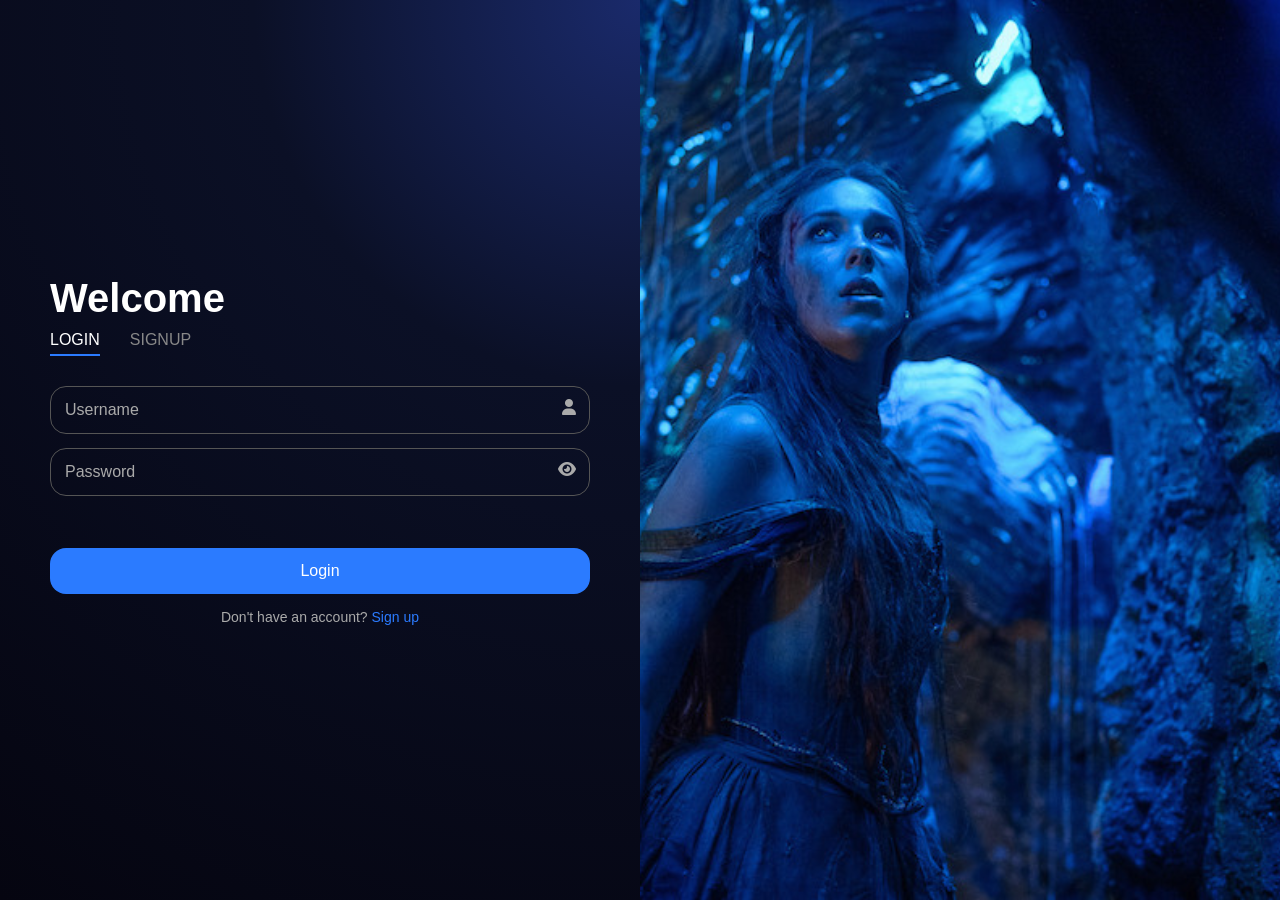
<file: login.html>
<!DOCTYPE html>
<html lang="en">
<head>
  <meta charset="UTF-8">
  <meta name="viewport" content="width=device-width, initial-scale=1.0">
  <title>Login</title>
  <link rel="stylesheet" href="auth.css">
  <link rel="stylesheet" href="https://cdnjs.cloudflare.com/ajax/libs/font-awesome/6.5.2/css/all.min.css" />
</head>
<body>
  <div class="auth-container">
    <div class="auth-left">
      <h1>Welcome</h1>
      <div class="tabs">
        <a href="login.html" class="active">LOGIN</a>
        <a href="signup.html">SIGNUP</a>
      </div>

      <!-- STEP 1 -->
      <div class="step active" id="loginStep1">
        <form id="loginForm">
          <div class="field">
            <input type="text" id="loginUsername" placeholder="Username" required>
            <span class="user-icon"><i class="fa-solid fa-user"></i></span>
          </div>

          <div class="field">
            <input type="password" id="loginPassword" placeholder="Password" required>
            <span class="eye" onclick="togglePassword('loginPassword', this)"><i class="fa-solid fa-eye"></i></span>
          </div>

          <p class="error" id="loginError"></p>
          <button type="button" class="btn" onclick="doLogin()">Login</button>

          <p class="small-link">
            Don't have an account? <a href="signup.html">Sign up</a>
          </p>
        </form>
      </div>

      <!-- STEP 2 -->
      <div class="step" id="loginStep2">
        <img id="loginAvatar" src="assets/profile-1.svg" class="final-avatar">
        <p id="loginUsernameShow"></p>
        <h2>You have successfully logged in</h2>
        <button class="btn" onclick="goToHome()">Start Watching</button>
      </div>
    </div>

    <div class="auth-right">
      <img src="assets/subtract.svg">
    </div>
  </div>
  <script src="login.js"></script>
</body>
</html>
</file>
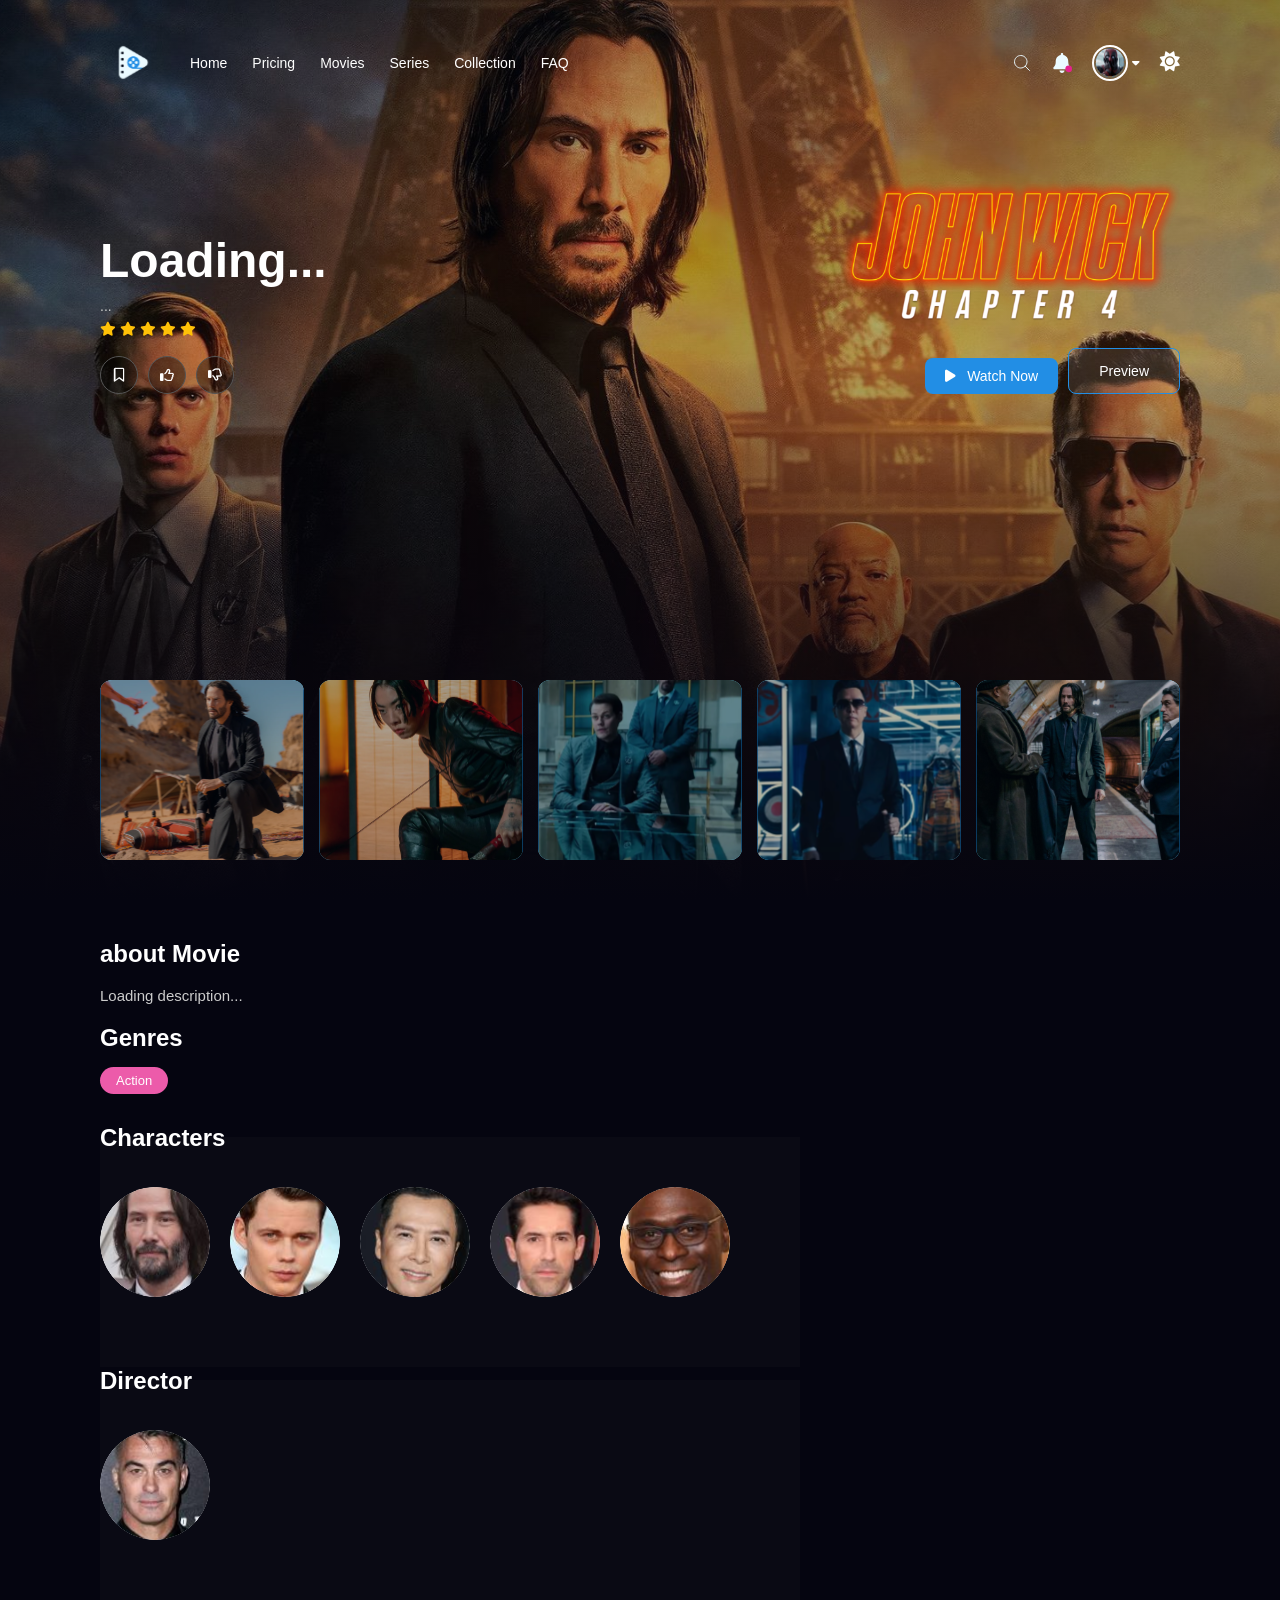
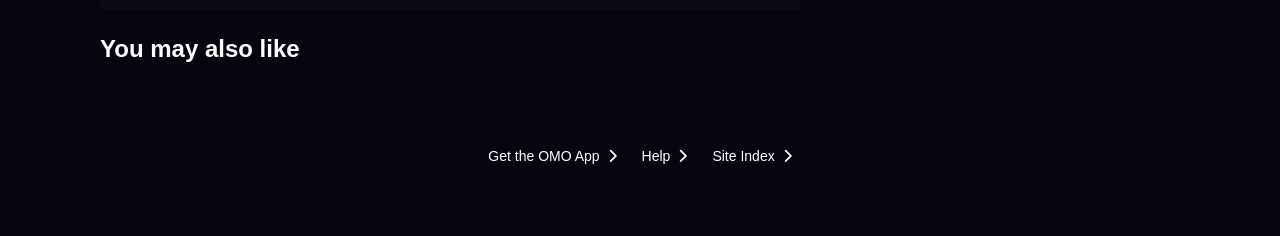
<file: movie-selected.html>
<!DOCTYPE html>
<html lang="en">
<head>
  <meta charset="UTF-8">
  <meta name="viewport" content="width=device-width, initial-scale=1.0">
  <title id="pageTitle">Movie</title>
  <link rel="stylesheet" href="style.css">
  <link rel="stylesheet" href="movie-selected.css">
  <link rel="stylesheet" href="https://cdnjs.cloudflare.com/ajax/libs/font-awesome/6.5.2/css/all.min.css" />
</head>
<body class="movie-page">

  <section class="movie-hero" id="movieHero">
    <nav class="movie-nav">
      <img class="light-logo" src="assets/logo-light-1.svg" alt="Logo">
      <div class="nav-bar" id="navBar">
        <button class="close-btn" id="closeBtn">
          <i class="fa-solid fa-xmark"></i>
        </button>
        <ul>
          <li><a href="index.html">Home</a></li>
          <li><a href="index.html#price">Pricing</a></li>
          <li><a href="movies.html">Movies</a></li>
          <li><a href="series.html">Series</a></li>
          <li><a href="collection.html">Collection</a></li>
          <li><a href="index.html#faq">FAQ</a></li>
        </ul>
      </div>
      <div class="hero-logos">
        <img src="assets/search-interaction.svg" alt="Search">
        <img src="assets/bell-notif.svg" alt="Notifications">

        <!-- PROFILE DROPDOWN - SAME FORMAT AS INDEX / COLLECTION, NO SETTINGS -->
        <div class="profile-wrapper">
            <img id="navAvatar" src="assets/profile-1.svg" alt="profile" class="nav-avatar">
            <i class="fa-solid fa-caret-down profile-caret"></i>

            <div id="profileDropdown" class="profile-dropdown hidden">
                <div class="dropdown-header">
                    <img id="dropdownAvatar" src="assets/profile-1.svg" alt="Profile">
                    <div>
                        <p id="dropdownName">My Profile</p>
                        <span>Manage your account</span>
                    </div>
                </div>

                <button id="changePicBtn" class="dropdown-item" type="button">
                    <i class="fa-solid fa-camera"></i> Change Profile Picture
                </button>
                <input type="file" id="profilePicInput" accept="image/*" hidden>

                <button id="myProfileBtn" class="dropdown-item" type="button">
                    <i class="fa-solid fa-user"></i> My Profile
                </button>

                <hr>
                <button id="logoutBtn" class="dropdown-item logout" type="button">
                    <i class="fa-solid fa-right-from-bracket"></i> Log Out
                </button>
            </div>
        </div>

        <button id="themeToggle" style="background:none; border:none; cursor:pointer; font-size:20px; color:white;">
            <i id="themeIcon" class="fa-solid fa-sun"></i>
        </button>
      </div>
      <button class="hamburger" id="hamburger">
        <i class="fa-solid fa-bars"></i>
      </button>
    </nav>

    <div class="movie-hero-content">
      <div class="hero-left">
        <h1 id="movieTitle">Loading...</h1>
        <p class="movie-meta" id="movieMeta">...</p>
        <p class="movie-stars">
          <i class="fa-solid fa-star"></i>
          <i class="fa-solid fa-star"></i>
          <i class="fa-solid fa-star"></i>
          <i class="fa-solid fa-star"></i>
          <i class="fa-solid fa-star"></i>
        </p>
        <div class="movie-icons">
          <button class="icon-btn"><i class="fa-regular fa-bookmark"></i></button>
          <button class="icon-btn"><i class="fa-regular fa-thumbs-up"></i></button>
          <button class="icon-btn"><i class="fa-regular fa-thumbs-down"></i></button>
        </div>
      </div>

      <div class="hero-right">
        <img src="assets/jw4-logo.svg" class="jw-logo" alt="" id="movieLogo">
        <div class="movie-buttons">
          <button class="btn-watch" id="watchBtn"><i class="fa-solid fa-play"></i> Watch Now</button>
          <button class="btn-preview" id="previewBtn">Preview</button>
        </div>
      </div>
    </div>

    <div class="scenes">
      <img src="assets/scene-1.svg" alt="Scene 1">
      <img src="assets/scene-2.svg" alt="Scene 2">
      <img src="assets/scene-3.svg" alt="Scene 3">
      <img src="assets/scene-4.svg" alt="Scene 4">
      <img src="assets/scene-5.svg" alt="Scene 5">
    </div>
  </section>

  <section class="about">
    <h1 id="aboutTitle">about Movie</h1>
    <p id="movieDesc">Loading description...</p>
    <h1>Genres</h1>
    <div class="genres" id="movieGenres">
      <span class="genre">Action</span>
    </div>
    <h1>Characters</h1>
    <div class="characters">
      <img src="assets/character-8.svg" alt="">
      <img src="assets/character-9.svg" alt="">
      <img src="assets/character-10.svg" alt="">
      <img src="assets/character-11.svg" alt="">
      <img src="assets/character-12.svg" alt="">
    </div>
    <h1>Director</h1>
    <div class="characters">
      <img src="assets/director.svg" alt="Director">
    </div>
  </section>

  <section class="suggestion">
    <div class="section-top"><h1 id="suggestTitle">You may also like</h1></div>
    <div class="suggestion-grid" id="suggestionGrid"></div>
  </section>

  <footer class="movie-footer">
    <div class="footer-links">
      <a href="#">Get the OMO App <i class="fa-solid fa-chevron-right"></i></a>
      <a href="#">Help <i class="fa-solid fa-chevron-right"></i></a>
      <a href="#">Site Index <i class="fa-solid fa-chevron-right"></i></a>
    </div>
  </footer>

  <script src="script.js"></script>
  <script src="movie_db.js"></script>
    <script>
      const params = new URLSearchParams(window.location.search);
      const movieIndex = parseInt(params.get('movie')) || 0;
      const type = params.get('type') || 'movie';

      document.addEventListener('dataReady', () => {
        let list = movies;
        if(type === 'series') list = series;
        if(type === 'kids') list = kids;
        if(type === 'trending') list = trending;

        const movie = list[movieIndex] || list[0];
        if(!movie) return;

        document.getElementById('pageTitle').textContent = movie.title;
        document.getElementById('movieTitle').textContent = movie.title;
        document.getElementById('aboutTitle').textContent = 'about ' + movie.title;
        document.getElementById('movieDesc').textContent = movie.description || 'No description';
        document.getElementById('movieMeta').textContent = (movie.year||'') + ' • ' + (movie.rating||'') + ' • ' + (movie.genre||'');
        document.getElementById('movieGenres').innerHTML = `<span class="genre">${movie.genre || movie.category}</span>`;

        if(movie.thumbnails || movie.cover){
          document.getElementById('movieHero').style.backgroundImage = `url(${movie.thumbnails || movie.cover})`;
          document.getElementById('movieHero').style.backgroundSize = 'cover';
          document.getElementById('movieHero').style.backgroundPosition = 'center';
        }

        document.getElementById('watchBtn').onclick = () => window.open(movie.url, '_blank');
        document.getElementById('previewBtn').onclick = () => window.open(movie.url, '_blank');

        const grid = document.getElementById('suggestionGrid');
        grid.innerHTML = '';
        list.slice(0,6).forEach((m,i)=>{
          if(i!==movieIndex) grid.innerHTML += `<div class="suggestion-card"><a href="movie-selected.html?movie=${i}&type=${type}"><img src="${m.cover}" alt="${m.title}"></a></div>`;
        });
      });
    </script>
  <script>
    const savedSelected = JSON.parse(localStorage.getItem('movieUser') || 'null');
    if (savedSelected) {
      const navAvatar = document.getElementById('navAvatar');
      const dropdownAvatar = document.getElementById('dropdownAvatar');
      const dropdownName = document.getElementById('dropdownName');
      const pic = savedSelected.avatar || localStorage.getItem('userProfilePic');
      if (pic) {
        if (navAvatar) navAvatar.src = pic;
        if (dropdownAvatar) dropdownAvatar.src = pic;
      }
      if (savedSelected.name && dropdownName) dropdownName.textContent = savedSelected.name;
      if (savedSelected.email && dropdownName && !savedSelected.name) dropdownName.textContent = savedSelected.email;
    }
  </script>
</body>
</html>
</file>
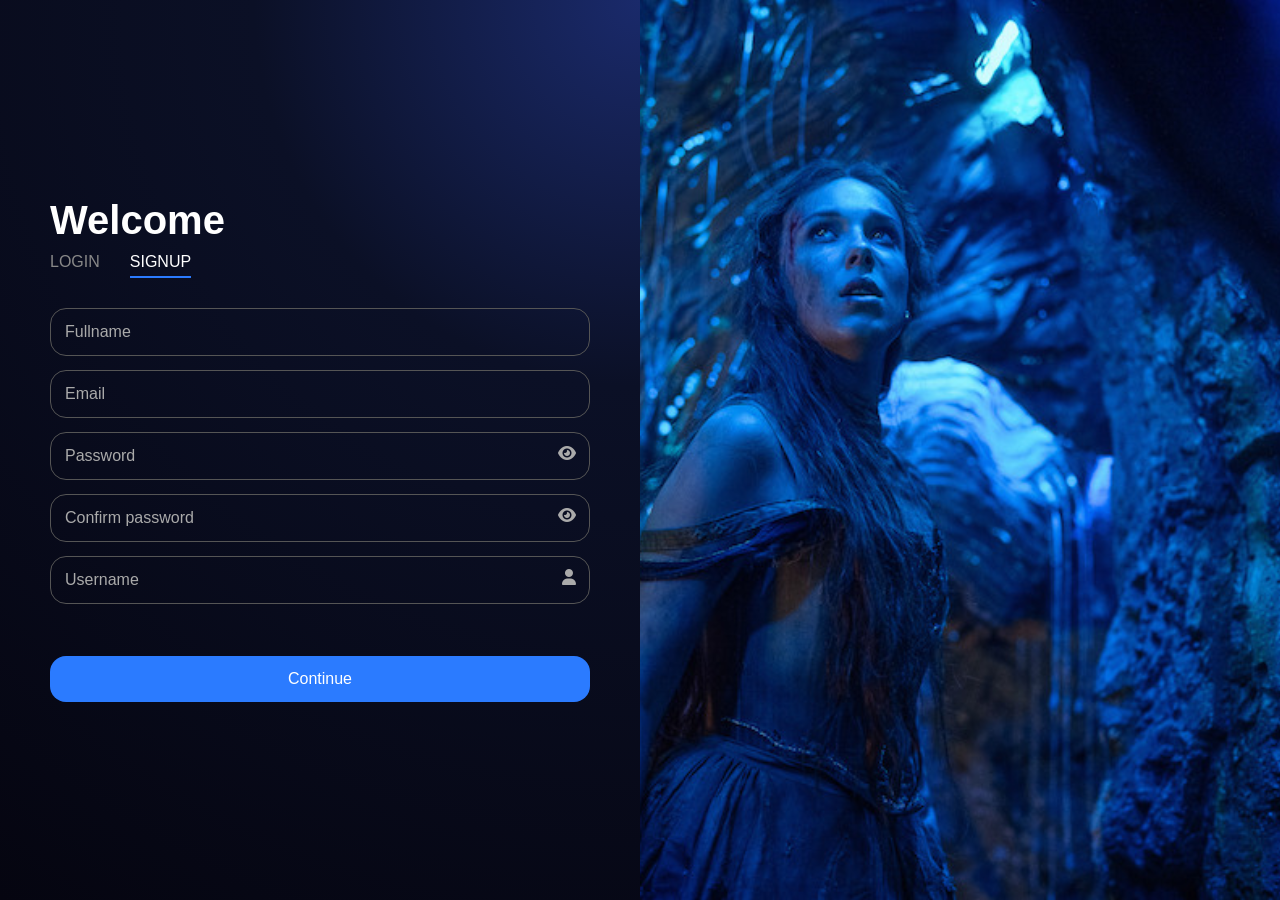
<file: signup.html>
<!DOCTYPE html>
<html lang="en">
<head>
  <meta charset="UTF-8">
  <meta name="viewport" content="width=device-width, initial-scale=1.0">
  <title>Sign Up</title>
  <link rel="stylesheet" href="auth.css">
  <link rel="stylesheet" href="https://cdnjs.cloudflare.com/ajax/libs/font-awesome/6.5.2/css/all.min.css" />
</head>
<body>
  <div class="auth-container">
    <div class="auth-left">
      <h1>Welcome</h1>
      <div class="tabs">
        <a href="login.html">LOGIN</a>
        <a href="signup.html" class="active">SIGNUP</a>
      </div>

      <!-- STEP 1 -->
      <div class="step active" id="step1">
        <form id="signupForm">
          <input type="text" id="fullname" placeholder="Fullname" required>
          <input type="email" id="email" placeholder="Email" required>

          <div class="field">
            <input type="password" id="password" placeholder="Password" required>
            <span class="eye" onclick="togglePassword('password', this)"><i class="fa-solid fa-eye"></i></span>
          </div>

          <div class="field">
            <input type="password" id="confirmPassword" placeholder="Confirm password" required>
            <span class="eye" onclick="togglePassword('confirmPassword', this)"><i class="fa-solid fa-eye"></i></span>
          </div>

          <div class="field">
            <input type="text" id="username" placeholder="Username" required>
            <span class="user-icon"><i class="fa-solid fa-user"></i></span>
          </div>

          <p class="error" id="errorMsg"></p>
          <button type="button" class="btn" onclick="goToProfile()">Continue</button>
        </form>
      </div>

      <!-- STEP 2 -->
      <div class="step" id="step2">
        <h2 id="greeting">Hi</h2>

        <div class="top-preview" id="topPreview">
          <i class="fa-solid fa-user"></i>
        </div>

        <p class="subtitle">choose your profile</p>

        <div class="profile-grid-figma">
          <img src="assets/profile-1.svg" onclick="selectProfile(this)">
          <img src="assets/profile-2.svg" onclick="selectProfile(this)">
          <img src="assets/profile-3.svg" onclick="selectProfile(this)">
          <img src="assets/profile-4.svg" onclick="selectProfile(this)">
          <img src="assets/profile-5.svg" onclick="selectProfile(this)">
          <img src="assets/profile-6.svg" onclick="selectProfile(this)">
          <img src="assets/profile-7.svg" onclick="selectProfile(this)">
          <img src="assets/profile-8.svg" onclick="selectProfile(this)">
          <img src="assets/profile-9.svg" onclick="selectProfile(this)">
          <label class="upload-box">
            <i class="fa-solid fa-image"></i>
            <input type="file" accept="image/*" hidden onchange="uploadAvatar(event)">
          </label>
        </div>

        <button class="btn-confirm" onclick="finishSignup()">Confirm</button>
      </div>

      <!-- STEP 3 -->
      <div class="step" id="step3">
        <img id="finalAvatar" src="assets/profile-1.svg" class="final-avatar">
        <p id="finalUsername"></p>
        <h2>Your account has been successfully created</h2>
        <button class="btn" onclick="goToHome()">Start Watching</button>
      </div>
    </div>

    <div class="auth-right">
      <img src="assets/subtract.svg">
    </div>
  </div>
  <script src="auth.js"></script>
</body>
</html>
</file>
<file: auth.css>
* {
  margin: 0;
  padding: 0;
  box-sizing: border-box;
  font-family: "Lato", sans-serif;
}

body {
  background: radial-gradient(
      circle at 50% 0%,
      #1a2a6b 0%,
      #0b1026 35%,
      #050510 100%
    );
  background-attachment: fixed;
  font-family: "Lato", sans-serif;
  color: white;
  padding: 0;
}

.auth-container {
  display: flex;
  min-height: 100vh;
}

.auth-left {
  width: 50%;
  padding: 50px;
  display: flex;
  flex-direction: column;
  justify-content: center;
}

.auth-left h1 {
  font-size: 40px;
  margin-bottom: 10px;
}

.tabs {
  display: flex;
  gap: 30px;
  margin-bottom: 30px;
}

.tabs a {
  color: #888;
  text-decoration: none;
}

.tabs a.active {
  color: white;
  border-bottom: 2px solid #2b7bff;
  padding-bottom: 5px;
}

.step {
  display: none;
}

.step.active {
  display: block;
}

input {
  width: 100%;
  padding: 14px;
  margin-bottom: 14px;
  background: transparent;
  border: 1px solid #555;
  border-radius: 16px;
  color: white;
  outline: none;
  font-size: 16px;
}

input::placeholder {
  color: #aaa;
}

input:-webkit-autofill {
  -webkit-box-shadow: 0 0 0 1000px #050510 inset;
  -webkit-text-fill-color: white;
}

.btn {
  width: 100%;
  padding: 14px;
  border: none;
  border-radius: 16px;
  background: #2b7bff;
  color: white;
  font-size: 16px;
  cursor: pointer;
  margin-top: 10px;
}

.error {
  color: #ff6b6b;
  font-size: 14px;
  margin-bottom: 10px;
  min-height: 18px;
}

.field {
  position: relative;
  width: 100%;
}

.field input {
  padding-right: 45px;
}

.field .user-icon {
  position: absolute;
  right: 14px;
  top: 22px;
  transform: translateY(-50%);
  pointer-events: none;
  font-size: 16px;
  color: #aaa;
}

.field .eye {
  position: absolute;
  right: 14px;
  top: 22px;
  transform: translateY(-50%);
  cursor: pointer;
  font-size: 16px;
  color: #aaa;
}

.auth-right {
  width: 50%;
}

.auth-right img {
  width: 100%;
  height: 100%;
  object-fit: cover;
  display: block;
}

/* STEP 2 */
#step2 {
  text-align: center;
}

#step2 h2 {
  font-size: 28px;
  margin-bottom: 15px;
}

.subtitle {
  color: #aaa;
  margin-bottom: 20px;
}

.top-preview {
  width: 140px;
  height: 140px;
  border-radius: 50%;
  background: #2b7bff;
  display: flex;
  align-items: center;
  justify-content: center;
  margin: 0 auto 20px;
  font-size: 50px;
  color: white;
  overflow: hidden;
}

.top-preview img {
  width: 100%;
  height: 100%;
  object-fit: cover;
}

.profile-grid-figma {
  display: grid;
  grid-template-columns: repeat(5, 1fr);
  gap: 18px;
  margin-bottom: 25px;
}

.profile-grid-figma img {
  width: 100%;
  aspect-ratio: 1;
  object-fit: cover;
  border-radius: 50%;
  cursor: pointer;
  border: 3px solid transparent;
}

.profile-grid-figma img.selected {
  border-color: #2b7bff;
  box-shadow: 0 0 15px #2b7bff;
}

.upload-box {
  width: 100%;
  aspect-ratio: 1;
  border-radius: 50%;
  background: #2b7bff;
  display: flex;
  align-items: center;
  justify-content: center;
  font-size: 28px;
  cursor: pointer;
  color: white;
}

.btn-confirm {
  padding: 10px 35px;
  border: none;
  border-radius: 12px;
  background: #2b7bff;
  color: white;
  font-size: 14px;
  cursor: pointer;
}

.final-avatar {
  width: 120px;
  height: 120px;
  border-radius: 50%;
  object-fit: cover;
  display: block;
  margin: 0 auto 10px;
}

#step3 {
  text-align: center;
}

.auth-container.profile-mode .auth-right {
  display: none;
}

.auth-container.profile-mode .auth-left {
  width: 100%;
  max-width: 700px;
  margin: 0 auto;
  padding: 40px;
}

.auth-container.profile-mode {
  justify-content: center;
}

.small-link {
  text-align: center;
  margin-top: 15px;
  color: #aaa;
  font-size: 14px;
}

.small-link a {
  color: #2b7bff;
  text-decoration: none;
}

#loginStep2 {
  text-align: center;
}

#loginStep2 h2 {
  margin-top: 10px;
  margin-bottom: 10px;
}

#loginUsernameShow {
  margin-bottom: 10px;
  color: #aaa;
}

@media (max-width: 1024px) {
  .auth-left {
    padding: 32px;
  }
  .auth-left h1 {
    font-size: 34px;
  }
  .profile-grid-figma {
    grid-template-columns: repeat(4, 1fr);
    gap: 14px;
  }
}

@media (max-width: 768px) {
  .auth-container {
    flex-direction: column;
    min-height: 100svh;
  }

  .auth-right {
    display: none;
  }

  .auth-left {
    width: 100%;
    padding: 28px 20px;
    justify-content: flex-start;
    padding-top: 48px;
  }

  .auth-left h1 {
    font-size: 32px;
  }

  .tabs {
    gap: 24px;
    margin-bottom: 24px;
  }

  .top-preview {
    width: 110px;
    height: 110px;
    font-size: 40px;
  }

  .profile-grid-figma {
    grid-template-columns: repeat(3, 1fr);
    gap: 14px;
  }

  .btn-confirm {
    width: 100%;
    padding: 14px;
    font-size: 16px;
    border-radius: 16px;
  }

  .auth-container.profile-mode .auth-left {
    padding: 28px 20px;
    padding-top: 40px;
  }
}

@media (max-width: 480px) {
  .auth-left {
    padding: 24px 16px;
    padding-top: 36px;
  }

  .auth-left h1 {
    font-size: 28px;
  }

  #step2 h2 {
    font-size: 22px;
  }

  .profile-grid-figma {
    gap: 10px;
  }

  .final-avatar {
    width: 100px;
    height: 100px;
  }
}

@media (max-width: 375px) {
  .auth-left {
    padding: 20px 14px;
    padding-top: 28px;
  }

  .auth-left h1 {
    font-size: 26px;
  }

  .tabs {
    gap: 20px;
  }

  input, .btn {
    padding: 13px;
    font-size: 16px;
  }

  .top-preview {
    width: 100px;
    height: 100px;
    font-size: 36px;
  }

  .profile-grid-figma {
    grid-template-columns: repeat(3, 1fr);
    gap: 10px;
  }

  #step2 h2 {
    font-size: 21px;
  }
}

@media (max-width: 320px) {
  body {
    overflow-x: hidden;
  }

  .auth-left {
    padding: 16px 12px;
    padding-top: 22px;
  }

  .auth-left h1 {
    font-size: 24px;
  }

  .tabs {
    gap: 16px;
    font-size: 14px;
  }

  input {
    padding: 12px;
    border-radius: 14px;
  }

  .top-preview {
    width: 90px;
    height: 90px;
    font-size: 32px;
    margin-bottom: 14px;
  }

  .profile-grid-figma {
    gap: 8px;
    margin-bottom: 18px;
  }

  .profile-grid-figma img {
    border-width: 2px;
  }

  .final-avatar {
    width: 90px;
    height: 90px;
  }

  .btn-confirm {
    padding: 12px;
  }
}
</file>
<file: style.css>
*{
  margin: 0;
  padding: 0;
  box-sizing: border-box;
}
html,body{
  overflow-x: hidden;
}
body {
  background: radial-gradient(
      circle at 50% 0%,
      #1a2a6b 0%,
      #0b1026 35%,
      #050510 100%
    );
  background-attachment: fixed;
  font-family: "Lato", sans-serif;
  color: white;
}

.hero-section{
    position: relative;
    height: 720px;
    width: 100%;
}
.bg-img{
  position: absolute;
  width: 100%;
  height: 100%;
  object-fit: cover;
}
.gradient{
  position: absolute;
  width: 100%;
  height: 100%;
}

.witcher-logo {
  position: absolute;
  left: 5%;
  top: 100px;
  width: 150px;
}
nav{
    position: relative;
    z-index: 10;
    display: flex;
    align-items: center;
    justify-content: space-between;
    padding-left: 100px;
    padding-right: 100px;
}
.hamburger {
  display: none;
  background: none;
  border: none;
  color: #fff;
  font-size: 24px;
  cursor: pointer;
}
.close-btn{
  display: none;
}
.light-logo{
    height: 85px;
    width: 85px;
}
nav ul{
    margin-right: 200px;
    display: flex;
    gap: 25px;
    align-items: center;
    font-size: 16px;
}
nav ul li{
    list-style: none;
}
nav ul li a{
    text-decoration: none;
    color:  white;   
}
nav ul li a:hover{
    text-decoration: underline blue;
    transition: 0.5s;  
}
.hero-logos{
    display: flex;
    gap: 20px;
    align-items: center;
}
.hero-logos img{
    height: 24px;
    width: 24px;
}

/* ===== PROFILE DROPDOWN ===== */
.profile-wrapper{
  position: relative;
  display: flex;
  align-items: center;
  gap: 4px;
  cursor: pointer;
}
.nav-avatar{
  width: 36px !important;
  height: 36px !important;
  border-radius: 50%;
  object-fit: cover;
  cursor: pointer;
  border: 2px solid #fff;
}
.profile-caret{
  font-size: 12px;
  color: #fff;
  transition: transform 0.3s;
}
.profile-wrapper.open .profile-caret{
  transform: rotate(180deg);
}
.profile-dropdown{
  position: absolute;
  right: 0;
  top: 48px;
  width: 250px;
  background: #141428;
  border: 1px solid rgba(255,255,255,0.12);
  border-radius: 14px;
  padding: 12px;
  box-shadow: 0 15px 40px rgba(0,0,0,0.5);
  z-index: 9999;
  color: #fff;
}
.profile-dropdown.hidden{ display: none; }
.dropdown-header{
  display: flex;
  gap: 12px;
  align-items: center;
  padding: 6px 6px 12px 6px;
  border-bottom: 1px solid rgba(255,255,255,0.1);
  margin-bottom: 8px;
}
.dropdown-header img{
  width: 48px !important;
  height: 48px !important;
  border-radius: 50%;
  object-fit: cover;
  border: 2px solid #228EE5;
}
.dropdown-header p{
  margin: 0;
  font-weight: 700;
  font-size: 15px;
  color: #fff !important;
  white-space: nowrap;
  overflow: hidden;
  text-overflow: ellipsis;
  max-width: 140px;
}
.dropdown-header span{
  font-size: 12px;
  color: #aaa;
}
.dropdown-item{
  width: 100%;
  text-align: left;
  background: none;
  border: none;
  color: #fff;
  padding: 11px 10px;
  border-radius: 8px;
  cursor: pointer;
  font-size: 14px;
  font-family: "Lato", sans-serif;
  display: flex;
  align-items: center;
  gap: 12px;
}
.dropdown-item i{
  width: 18px;
  text-align: center;
  color: #228EE5;
}
.dropdown-item:hover{ background: rgba(255,255,255,0.08); }
.dropdown-item.logout{ color: #ff5a5a; }
.dropdown-item.logout i{ color: #ff5a5a; }
.profile-dropdown hr{
  border: 0;
  border-top: 1px solid rgba(255,255,255,0.1);
  margin: 8px 0;
}

.hero-content{
  position: absolute;
  left: 60px;
  top: 400px;
  width: 550px;
  z-index: 3;
}

.hero-content h2 {
  font-size: 38px;
  font-weight: 700;
  margin-bottom: 12px;
}
.hero-content p{
  font-size: 14px;
  margin-bottom: 10px;
}
.hero-content-button{
  display: flex;
  gap: 10px;
}
.btn-watch{
  background: #228EE5;
  margin-top: 10px;
  color: white;
  border: none;
  padding: 10px 18px;
  border-radius: 26px;
  font-size: 14px;
  cursor: pointer;
  display: flex;
  justify-content: center;
  align-items: center;
  gap: 5px;
}
.btn-watch:hover{
  background: transparent;
  border: 1px solid #228EE5;
}

.btn-info{
  margin-top: 10px;
  background: transparent;
  color: white;
  border: 1px solid #228EE5;
  padding: 10px 18px;
  border-radius: 26px;
  font-size: 14px;
  cursor: pointer;
  display: flex;
  gap: 5px;
}
.btn-info:hover{
  background: #228EE5;
  border: transparent;
}
.films-poster{
  position: absolute;
  right: 60px;
  bottom: 40px;
  width: 550px;
  height: 174px;
  z-index: 3;
}

/* Trends Section */
.trends {
  background: #0a0a14;
  color: #fff;
  padding: 40px 60px;
}

.trends-top {
  display: flex;
  justify-content: space-between;
  align-items: center;
  margin-bottom: 20px;
}

.trends-top h2 {
  font-size: 28px;
  margin: 0;
}

.trends-top a {
  color: #4da3ff;
  text-decoration: none;
  font-size: 14px;
}

.trends-grid {
  display: grid;
  grid-template-columns: repeat(6, 1fr);
  gap: 16px;
}

.trend-card {
  position: relative;
  border-radius: 12px;
  overflow: hidden;
  aspect-ratio: 2 / 3;
  background: #1a1a26;
  cursor: pointer;
}

.trend-card img {
  width: 100%;
  height: 100%;
  object-fit: cover;
  display: block;
}

.trend-card button {
  position: absolute;
  top: 10px;
  left: 10px;
  width: 28px;
  height: 28px;
  border-radius: 50%;
  border: none;
  background: rgba(0,0,0,0.6);
  color: #fff;
  font-size: 18px;
  cursor: pointer;
}

/* Movies Section */
.movies {
  background: #0a0a14;
  color: #fff;
  padding: 40px 60px;
}

.movies-top {
  display: flex;
  justify-content: space-between;
  align-items: center;
  margin-bottom: 20px;
}

.movies-top h2 {
  font-size: 28px;
  margin: 0;
}

.movies-top a {
  color: #4da3ff;
  text-decoration: none;
  font-size: 14px;
}

.movies-filters {
  display: flex;
  align-items: center;
  gap: 27px;
  margin-bottom: 20px;
  overflow-x: auto;
}

.movies-filters .genre.active {
  background: white;
  color: black;
}
.genre {
  padding: 6px 16px;
  border-radius: 20px;
  border: none;
  background: #1c1c28;
  color: #fff;
  white-space: nowrap;
  cursor: pointer;
}
.genre:hover{
  background: #EC5BAA;
  color: #fff;
}
.arrow {
  width: 30px;
  height: 30px;
  border-radius: 50%;
  border: none;
  background: #1c1c28;
  color: #fff;
  font-size: 20px;
  cursor: pointer;
  flex-shrink: 0;
}

.movies-grid {
  display: grid;
  grid-template-columns: repeat(6, 1fr);
  gap: 16px;
}

.movie-card {
  position: relative;
  border-radius: 12px;
  overflow: hidden;
  aspect-ratio: 2 / 3;
  background: #1a1a26;
  cursor: pointer;
}

.movie-card img {
  width: 100%;
  height: 100%;
  object-fit: cover;
  display: block;
}

.movie-card button {
  position: absolute;
  top: 10px;
  left: 10px;
  width: 28px;
  height: 28px;
  border-radius: 50%;
  border: none;
  background: rgba(0,0,0,0.6);
  color: #fff;
  font-size: 18px;
  cursor: pointer;
}

/* Golden-globe */
.golden-globe {
  position: relative;
  display: flex;
  align-items: center;
  justify-content: space-between;
  overflow: hidden;
  padding: 50px 60px 90px 60px;
  gap: 20px;
  background: #0a0a14;
  box-sizing: border-box;
}

.golden-bg-blur {
  position: absolute;
  inset: 12px 0;
  background: #DAA521;
  filter: blur(6px);
  opacity: 0.95;
  z-index: 0;
}

.golden-left, .golden-right {
  position: relative;
  z-index: 2;
}

.golden-left {
  display: flex;
  flex: 1;
}

.globe-icon {
  width: 100%;
  max-width: 500px;
  height: auto;
  display: block;
}

.left-blur {
  position: absolute;
  left: -20px;
  top: 0;
  bottom: 0;
  width: 180px;
  backdrop-filter: blur(12px);
  -webkit-backdrop-filter: blur(12px);
  background: linear-gradient(to right, rgba(218,165,33,0.7), rgba(218,165,33,0));
  -webkit-mask-image: linear-gradient(to right, black 0%, transparent 100%);
  mask-image: linear-gradient(to right, black 0%, transparent 100%);
  pointer-events: none;
}

.golden-right {
  display: flex;
  flex: 1.2;
  justify-content: flex-end;
}

.golden-poster {
  width: 100%;
  max-width: 700px;
  height: auto;
  display: block;
}

.golden-banner {
  position: absolute;
  left: 50%;
  bottom: 35px;
  transform: translateX(-50%);
  width: 80%;
  max-width: 820px;
  text-align: center;
  background: rgba(53, 50, 50, 0.21);
  backdrop-filter: blur(18px) saturate(140%);
  -webkit-backdrop-filter: blur(18px) saturate(140%);
  border: 1px solid rgba(255, 255, 255, 0.35);
  box-shadow: 0 8px 32px rgba(0, 0, 0, 0.25);
  color: #fff;
  padding: 18px 20px;
  border-radius: 40px;
  white-space: nowrap;
  z-index: 10;
}

.golden-banner p {
  margin: 0;
  font-size: 28px;
  font-weight: 600;
  text-shadow: 0 1px 5px rgba(0, 0, 0, 0.4);
}

/* Series Section */
.series {
  background: #0a0a14;
  color: #fff;
  padding: 40px 60px;
}

.series-top {
  display: flex;
  justify-content: space-between;
  align-items: center;
  margin-bottom: 20px;
}

.series-top h2 {
  font-size: 28px;
  margin: 0;
}

.series-top a {
  color: #4da3ff;
  text-decoration: none;
  font-size: 14px;
}

.series-filters {
  display: flex;
  align-items: center;
  gap: 27px;
  margin-bottom: 20px;
  overflow-x: auto;
}

.genre {
  padding: 6px 16px;
  border-radius: 20px;
  border: none;
  background: #1c1c28;
  color: #fff;
  white-space: nowrap;
  cursor: pointer;
}
.genre:hover{
  background: #EC5BAA;
  color: #fff;
}
.arrow {
  width: 30px;
  height: 30px;
  border-radius: 50%;
  border: none;
  background: #1c1c28;
  color: #fff;
  font-size: 20px;
  cursor: pointer;
  flex-shrink: 0;
}

.series-grid {
  display: grid;
  grid-template-columns: repeat(6, 1fr);
  gap: 16px;
}

.series-card {
  position: relative;
  border-radius: 12px;
  overflow: hidden;
  aspect-ratio: 2 / 3;
  background: #1a1a26;
  cursor: pointer;
}

.series-card img {
  width: 100%;
  height: 100%;
  object-fit: cover;
  display: block;
}

.series-card button {
  position: absolute;
  top: 10px;
  left: 10px;
  width: 28px;
  height: 28px;
  border-radius: 50%;
  border: none;
  background: rgba(0,0,0,0.6);
  color: #fff;
  font-size: 18px;
  cursor: pointer;
}

/* Price Section */
.price {
  background: #0a0a14;
  padding: 40px 60px;
}
.price-cards{
  display: flex;
  gap: 70px;
}
.basic{
  width: 300px;
  height: 520px;
}
.suggested{
  width: 400px;
  height: 880px;
}

/* Collection Section */
.collection {
  padding: 40px 60px;
  background: #0a0a14;
  color: #fff;
  overflow: hidden;
}

.collection-top {
  display: flex;
  justify-content: space-between;
  align-items: center;
  margin-bottom: 24px;
}

.collection-top h2 {
  font-size: 28px;
  font-weight: 700;
  margin: 0;
}
.collection-toggle {
  display: flex;
  background: #1a1a2e;
  border: 1px solid #333;
  border-radius: 20px;
  padding: 4px;
  gap: 4px;
}

.toggle-btn {
  background: transparent;
  color: #888;
  border: none;
  padding: 6px 16px;
  border-radius: 16px;
  font-size: 13px;
  cursor: pointer;
}

.toggle-btn.active {
  background: #0aa5ff;
  color: #fff;
}

.collection-row {
  display: flex;
  gap: 24px;
  overflow-x: auto;
  scrollbar-width: none;
  padding: 10px 5px 10px 10px;
}
.collection-row::-webkit-scrollbar {
  display: none;
}
.collection-card {
  position: relative;
  min-width: 200px;
  width: 200px;
  height: 280px;
  border-radius: 12px;
  overflow: visible;
  cursor: pointer;
  flex-shrink: 0;
}
.collection-card::before,
.collection-card::after {
  content: "";
  position: absolute;
  top: 0;
  left: 0;
  width: 100%;
  height: 100%;
  border-radius: 12px;
  background: #222;
  z-index: 0;
}

.collection-card::before {
  transform: translate(10px, 0) scale(0.96);
  opacity: 0.6;
}

.collection-card::after {
  transform: translate(20px, 0) scale(0.92);
  opacity: 0.3;
}

.collection-card img {
  position: relative;
  z-index: 2;
  width: 100%;
  height: 100%;
  object-fit: cover;
  border-radius: 12px;
  display: block;
}

/* Continue watching section */
.continue {
  background: #0a0a14;
  color: #fff;
  padding-top: 40px;
}

.continue-top {
  display: flex;
  justify-content: space-between;
  align-items: center;
  margin-bottom: 20px;
}

.continue-top h2 {
  font-size: 28px;
  margin-left: 35px;
}

.continue-top a {
  color: #4da3ff;
  text-decoration: none;
  font-size: 14px;
}
.continue-cards{
  display: flex;
  justify-content: flex-end;
  gap: 20px;
  cursor: pointer;
  margin-left: 35px;
}
.continue-cards img{
  width: 480px;
  height: 280px;
}
.continue-cards .kungfu{
  margin-left: 20px;
}

/* Characters Section */
.characters {
  background: #0a0a14;
  color: #fff;
  padding-top: 50px;
  padding-bottom: 70px;
}
.characters h2{
  font-size: 28px;
  margin-left: 35px;
  margin-bottom: 20px;
}
.character-cards{
  display: flex;
  justify-content: flex-end;
  gap: 35px;
  width: 100%;
  height: 100%;
}

/* Kids Section */
.kids{
  padding-top: 80px;
  background-color: #228EE6;
  padding-bottom: 80px;
}
.kids h2{
  font-size: 28px;
  text-align: center;
  margin-bottom: 30px;
}
.kids p{
  font-size: 16px;
  text-align: center;
}
.kids-cards{
  display: flex;
  gap: 12px;
  padding-left: 80px;
  padding-top: 20px;
}
.kids-cards .sing{
  width: 260px;
  height: 450px;
}
.kids-cards .panda{
  width: 400px;
  height: 450px;
}
.kids-cards .raya{
  width: 500px;
  height: 450px;
}

/* FAQ Section */
.faq {
  background: #030a1b;
  padding: 60px 20px;
  color: #fff;
  text-align: center;
}

.faq h2 {
  font-size: 28px;
  font-weight: 700;
  margin-bottom: 40px;
}

.faq-list {
  max-width: 700px;
  margin: 0 auto;
  display: flex;
  flex-direction: column;
  gap: 16px;
  text-align: left;
}

.faq-item {
  background: #0a0f22;
  border: 1px solid #E93F9C;
  border-radius: 12px;
  overflow: hidden;
}

.faq-question {
  width: 100%;
  background: transparent;
  color: #fff;
  border: none;
  padding: 18px 20px;
  font-size: 15px;
  display: flex;
  justify-content: space-between;
  align-items: center;
  cursor: pointer;
}

.faq-question i {
  color: #fff;
  transition: transform 0.3s;
}

.faq-item.active .faq-question i {
  transform: rotate(180deg);
}

.faq-answer {
  display: none;
  padding: 0 20px 18px 20px;
  color: #bbb;
  font-size: 14px;
  line-height: 1.5;
}

.faq-item.active .faq-answer {
  display: block;
}

/* Studios Section */
.studios {
  background: #030a1b;
  padding: 40px 20px 80px 20px;
  color: #fff;
  text-align: center;
}

.studios h2 {
  font-size: 28px;
  font-weight: 700;
  margin-bottom: 30px;
}

.studios-grid {
  max-width: 900px;
  margin: 0 auto;
  display: grid;
  grid-template-columns: repeat(5, 1fr);
  gap: 20px;
}

.studio-card img {
  width: 140px;
  height: 140px;
  object-fit: contain;
}

.footer {
  background: #030a1b;
  padding: 50px 20px 30px 20px;
  color: #fff;
  text-align: center;
}

.footer-links {
  display: flex;
  justify-content: center;
  flex-wrap: wrap;
  gap: 24px;
  margin-bottom: 18px;
}

.footer-links-second-row {
  gap: 28px;
  margin-bottom: 50px;
}
.footer-links-second-row a{
  color: #fff;
  text-decoration: none;
  font-size: 15px;
  font-weight: 500;
}
.footer-links-second-row a i{
  font-size: 10px;
}

.footer-links a {
  color: #fff;
  text-decoration: none;
  font-size: 15px;
  font-weight: 500;
  display: flex;
  align-items: center;
  gap: 4px;
}

.footer-links a:hover {
  color: #ff2e7e;
}

.footer-links a i {
  font-size: 10px;
}
.footer-links-second-row {
  margin-bottom: 50px;
}
.footer-links-second-row a{
  color: #fff;
  text-decoration: none;
  font-size: 15px;
  font-weight: 500;
}
.footer-links-second-row a i{
  font-size: 10px;
}
.footer-links-second-row a:hover {
  color: #ff2e7e;
}

.footer-socials {
  display: flex;
  justify-content: center;
  gap: 20px;
  margin-top: 20px;
  margin-bottom: 30px;
}

.footer-socials a {
  width: 40px;
  height: 40px;
  background: #fff;
  color: #030a1b;
  border-radius: 8px;
  display: flex;
  align-items: center;
  justify-content: center;
  font-size: 18px;
  text-decoration: none;
}

.footer-socials a:hover {
  background: #ff2e7e;
  color: #fff;
}

@keyframes dance {
  0% { transform: scale(1) rotate(0deg) translateY(0);}
  25% { transform: scale(1.05) rotate(-2deg) translateY(-5px);}
  50% { transform: scale(1.08) rotate(2deg) translateY(0);}
  75% { transform: scale(1.05) rotate(-2deg) translateY(-5px);}
  100% { transform: scale(1.05) rotate(0deg) translateY(0);}
}

 .trend-card, .movie-card, .series-card, .collection-card, .continue-cards img, .character-cards img, .studio-card, .kids-cards img{
    transition: transform 0.3s ease;
}

.trend-card:hover img,
.movie-card:hover img,
.series-card:hover img,
.collection-card:hover img,
.continue-cards img:hover,
.character-cards img:hover,
.studio-card:hover img,
.kids-cards img:hover {
  animation: dance 2s ease-in-out infinite;
}

.trend-card:hover,
.movie-card:hover,
.series-card:hover,
.collection-card:hover {
  transform: translateY(-5px);
}

/* Light Mode */
body.light-mode {
  background: #f5f5f5 !important;
  color: #111 !important;
}
body.light-mode section,
body.light-mode .trends,
body.light-mode .movies,
body.light-mode .series,
body.light-mode .collection,
body.light-mode .continue,
body.light-mode .characters,
body.light-mode .kids,
body.light-mode .faq,
body.light-mode .studios,
body.light-mode .footer {
  background: #f5f5f5 !important;
  color: #111 !important;
}
body.light-mode h2, body.light-mode p, body.light-mode a {
  color: #111 !important;
}
body.light-mode .profile-dropdown{
  background: #fff !important;
  border-color: #ddd;
}
body.light-mode .dropdown-item{ color: #111 !important; }
body.light-mode .dropdown-header p{ color: #111 !important; }

@media (max-width: 1024px) {
  nav {
    padding-left: 40px;
    padding-right: 40px;
  }
  nav ul {
    margin-right: 0;
    gap: 18px;
  }
  .nav-bar ul {
    gap: 18px;
  }
  .hero-logos {
    gap: 12px;
  }
  .bg-img{
    max-width: 1024px;
  }
  .hero-content {
    left: 40px;
    width: 480px;
  }
  .films-poster {
    right: 100px;
    width: 420px;
  }
  .witcher-logo {
    left: 40px;
    width: 350px;
    right: 30px;
  }
  .trends, .movies, .series, .collection {
    padding: 40px 40px;
  }
  .trends-grid, .movies-grid, .series-grid {
    grid-template-columns: repeat(3, 1fr);
  }
  .golden-globe {
    padding: 40px 40px 90px 40px;
  }
  .price-cards {
    gap: 30px;
    justify-content: center;
  }
  .basic {
    width: 260px;
    height: auto;
  }
  .basic img, .suggested img {
    width: 100%;
    height: auto;
    display: block;
  }
  .suggested {
    width: 320px;
    height: auto;
  }
  .continue-cards{
    justify-content: flex-start;
    gap: 40px;
  }
  .continue-cards img {
    width: 45%;
    height: auto;
  }
  .killers{
    display: none;
  }
  .character-cards {
    flex-wrap: wrap;
    justify-content: center;
    padding: 0 20px;
  }
  .character-cards img {
    width: 140px;
    height: auto;
  }
  .kids-cards {
    padding-left: 20px;
    padding-right: 20px;
    justify-content: center;
  }
  .kids-cards .sing, .kids-cards .panda, .kids-cards .raya {
    width: 32%;
    height: auto;
  }
  .studios-grid {
    grid-template-columns: repeat(4, 1fr);
  }
}

@media (max-width: 768px) {
  .hero-section {
    height: 620px;
  }
  nav {
    padding-left: 20px;
    padding-right: 20px;
  }
  .hamburger {
    display: block;
  }

  /* FIXED: Don't hide profile on mobile - only hide search/bell */
  .hero-logos {
    display: flex;
    gap: 10px;
    align-items: center;
  }
  .hero-logos > img{
    display: none;
  }
  .profile-dropdown{
    right: -10px;
    width: 230px;
  }
  .nav-bar {
    display: none;
    position: fixed;
    top: 0;
    right: 0;
    width: 70%;
    max-width: 300px;
    height: 100vh;
    background: #fff;
    padding: 20px;
    z-index: 200;
    box-shadow: -5px 0 20px rgba(0,0,0,0.3);
  }

  .nav-bar.active {
    display: block;
  }

  .close-btn {
    display: block;
    background: #000;
    border: none;
    border-radius: 6px;
    color: #fff;
    font-size: 18px;
    padding: 6px 11px;
    cursor: pointer;
    margin-bottom: 20px;
  }

  .nav-bar ul {
    flex-direction: column;
    gap: 0;
    list-style: none;
  }

  .nav-bar ul li {
    text-align: center;
    border-bottom: 1px solid black;
    padding: 18px 0;
  }

  .nav-bar ul li a {
    color: #000;
    text-decoration: none;
    font-size: 16px;
    font-family: 'Lato', sans-serif;
  }

  .bg-img{
    max-width: 768px;
  }
  .witcher-logo {
    left: 40px;
    top: 120px;
    width: 300px;
  }
  .witcher-logo img {
    width: 100%;
    height: auto;
  }
  .hero-content {
    left: 20px;
    top: 340px;
    width: 90%;
    max-width: 500px;
  }
  .hero-content h2 {
    font-size: 32px;
  }
  .hero-content p br {
    display: none;
  }
  .films-poster {
    display: none;
  }
  .trends, .movies, .series, .collection, .price {
    padding: 30px 20px;
  }
  .trends-grid, .movies-grid, .series-grid {
    grid-template-columns: repeat(3, 1fr);
    gap: 12px;
  }
  .movies-filters, .series-filters {
    gap: 10px;
  }
  /* Golden Globe - stack */
  .golden-globe {
    flex-direction: column;
    padding: 30px 20px 90px 20px;
    text-align: center;
  }
  .golden-left, .golden-right {
    width: 100%;
    justify-content: center;
  }
  .golden-poster, .globe-icon {
    max-width: 480px;
    margin: 0 auto;
  }
  .golden-banner {
    width: 90%;
    white-space: normal;
    padding: 14px 16px;
  }
  .golden-banner p {
    font-size: 20px;
  }
  /* Price */
  .price-cards {
    flex-direction: column;
    align-items: center;
    gap: 20px;
  }
  .basic, .suggested {
    width: 100%;
    max-width: 360px;
    height: auto;
  }
  /* Continue watching */
  .continue-top h2 {
    margin-left: 20px;
  }
  .continue {
    padding-left: 20px;
    padding-right: 20px;
  }
  .continue-cards {
    flex-direction: column;
    align-items: center;
    margin-left: 0;
  }
  .continue-cards img {
    width: 100%;
    max-width: 480px;
    height: auto;
  }
  .continue-cards .kungfu {
    margin-left: 0;
  }
  /* Characters */
  .characters h2 {
    margin-left: 20px;
  }
  .character-cards {
    gap: 16px;
  }
  .display{
    display: none;
  }
  /* Kids */
  .kids {
    padding-left: 20px;
    padding-right: 20px;
  }
  .kids p br {
    display: none;
  }
  .kids-cards {
    flex-direction: column;
    align-items: center;
    padding-left: 0;
  }
  .kids-cards .sing, .kids-cards .panda, .kids-cards .raya {
    width: 100%;
    max-width: 360px;
    height: auto;
  }
  .studios-grid {
    grid-template-columns: repeat(3, 1fr);
  }
  .studio-card img {
    width: 100px;
    height: 100px;
  }
}

@media (max-width: 425px) {
  .hero-section {
    height: 580px;
  }
  .bg-img{
    position: absolute;
    max-width: 425px;
    width: 100%;
    height: 100%;
    object-fit: cover;
  }
  .witcher-logo{
    display: none;
  }
  .hero-logos img {
    height: 20px;
    width: 20px;
  }
  .hero-content {
    top: 300px;
  }
  .hero-content h2 {
    font-size: 28px;
  }
  .hero-content p {
    font-size: 13px;
  }
  .hero-content img {
    width: 160px;
    height: auto;
  }
  .hero-content-button {
    flex-wrap: wrap;
  }
  .trends-top h2, .movies-top h2, .series-top h2, .collection-top h2, .continue-top h2, .characters h2 {
    font-size: 22px;
  }
  .trends-grid, .movies-grid, .series-grid {
    grid-template-columns: repeat(2, 1fr);
    gap: 10px;
  }
  .collection-top {
    flex-direction: column;
    align-items: flex-start;
    gap: 12px;
  }
  .collection-card {
    min-width: 160px;
    width: 160px;
    height: 230px;
  }
  .golden-banner p {
    font-size: 17px;
  }
  .kids h2, .faq h2, .studios h2 {
    font-size: 22px;
  }
  .kids p {
    font-size: 14px;
  }
  .faq {
    padding: 40px 16px;
  }
  .studios-grid {
    grid-template-columns: repeat(2, 1fr);
    gap: 14px;
  }
  .footer-links, .footer-links-second-row {
    gap: 14px;
  }
  .footer-links a, .footer-links-second-row a {
    font-size: 13px;
  }
}

@media (max-width: 375px) {
  nav {
    padding-left: 14px;
    padding-right: 14px;
  }
  .hero-content {
    left: 14px;
    width: 92%;
  }
  .hero-content h2 {
    font-size: 26px;
  }
  .btn-watch, .btn-info {
    padding: 9px 14px;
    font-size: 13px;
  }
  .trends, .movies, .series, .collection, .price {
    padding: 28px 14px;
  }
  .collection-card {
    min-width: 150px;
    width: 150px;
    height: 220px;
  }
  .golden-banner p {
    font-size: 15px;
  }
  .faq-question {
    font-size: 14px;
    padding: 16px;
  }
  .studio-card img {
    width: 90px;
    height: 90px;
  }
}

@media (max-width: 320px) {
  .hero-section {
    height: 540px;
  }
  .hero-content {
    top: 280px;
  }
  .hero-content h2 {
    font-size: 24px;
  }
  .hero-content-button {
    flex-direction: column;
    align-items: flex-start;
  }
  .btn-watch, .btn-info {
    width: 100%;
    justify-content: center;
  }
  .trends-grid, .movies-grid, .series-grid {
    grid-template-columns: repeat(2, 1fr);
    gap: 8px;
  }
  .collection-card {
    min-width: 130px;
    width: 130px;
    height: 190px;
  }
  .golden-banner {
    bottom: 20px;
  }
  .golden-banner p {
    font-size: 14px;
  }
  .studios-grid {
    grid-template-columns: repeat(2, 1fr);
  }
  .footer-socials {
    gap: 12px;
  }
  .footer-socials a {
    width: 34px;
    height: 34px;
    font-size: 15px;
  }
}
</file>
<file: movie-selected.css>
.movie-page {
  background: #050510;
  color: white;
  margin: 0;
  font-family: Arial, sans-serif;
  overflow-x: hidden;
}

/* HERO */
.movie-hero {
  min-height: 100vh;
  background-image: linear-gradient(to bottom, rgba(5, 5, 16, 0.3) 0%, rgba(5, 5, 16, 0.2) 40%, #050510 100%), url("assets/movie-selected-hero-banner.svg");
  background-size: cover;
  background-position: center top;
  background-repeat: no-repeat;
  display: flex;
  flex-direction: column;
  position: relative;
  padding-bottom: 40px;
}

/* NAV */
.movie-nav {
  display: flex;
  align-items: center;
  gap: 30px;
  padding: 20px 100px;
  position: absolute;
  top: 0;
  left: 0;
  right: 0;
  z-index: 10;
}

.light-logo {
  width: 60px;
}

.nav-bar ul {
  display: flex;
  gap: 25px;
  list-style: none;
  margin: 0;
  padding: 0;
}

.nav-bar a {
  color: white;
  text-decoration: none;
  font-size: 14px;
}

.hero-logos {
  margin-left: auto;
  display: flex;
  gap: 20px;
  align-items: center;
}

.hero-logos img {
  width: 20px;
  height: 20px;
  cursor: pointer;
}

/* FIX: Don't let movie-selected.css shrink the profile avatar */
.hero-logos .nav-avatar{
  width: 36px !important;
  height: 36px !important;
}
.hero-logos .dropdown-header img{
  width: 48px !important;
  height: 48px !important;
}

.hamburger {
  display: none;
  background: none;
  border: none;
  color: #fff;
  font-size: 24px;
  cursor: pointer;
}

.close-btn {
  display: none;
}

.movie-hero-content {
  display: flex;
  justify-content: space-between;
  align-items: flex-end;
  padding-left: 100px;
  padding-right: 100px;
  padding-top: 180px;
  padding-bottom: 40px;
  gap: 40px;
}

.hero-left {
  max-width: 500px;
}

.hero-left h1 {
  font-size: 48px;
  margin-bottom: 10px;
  line-height: 1.15;
}

.movie-meta {
  display: flex;
  align-items: center;
  gap: 8px;
  color: #ccc;
  font-size: 14px;
  margin-bottom: 8px;
  flex-wrap: wrap;
}

.movie-meta .dot {
  font-size: 4px;
  color: #ccc;
}

.movie-stars {
  display: flex;
  gap: 4px;
  margin-bottom: 20px;
}

.movie-stars i {
  color: #ffc107;
  font-size: 14px;
}

.movie-icons {
  display: flex;
  gap: 10px;
}

.icon-btn {
  width: 38px;
  height: 38px;
  border-radius: 50%;
  background: rgba(0, 0, 0, 0.4);
  border: 1px solid #555;
  color: white;
  cursor: pointer;
  font-size: 14px;
  display: flex;
  align-items: center;
  justify-content: center;
}

.hero-right {
  display: flex;
  flex-direction: column;
  align-items: flex-end;
  gap: 20px;
  flex-shrink: 0;
}

.jw-logo {
  width: 340px;
  max-width: 100%;
}

.movie-buttons {
  display: flex;
  gap: 10px;
  flex-wrap: wrap;
  justify-content: flex-end;
}

.btn-watch {
  background: #228EE5;
  color: white;
  border: none;
  padding: 10px 20px;
  border-radius: 8px;
  cursor: pointer;
  font-size: 14px;
}

.btn-watch i {
  margin-right: 6px;
}

.btn-preview {
  background: rgba(255, 255, 255, 0.1);
  color: white;
  border: 1px solid #228EE5;
  padding: 10px 30px;
  border-radius: 8px;
  cursor: pointer;
  font-size: 14px;
}

.btn-preview:hover {
  background: #228EE5;
}

/* SCENES */
.scenes {
  display: grid;
  grid-template-columns: repeat(5, 1fr);
  gap: 15px;
  padding: 0 100px;
  margin-top: auto;
  position: relative;
  z-index: 5;
}

.scenes img {
  width: 100%;
  height: 180px;
  object-fit: cover;
  border-radius: 12px;
  cursor: pointer;
  display: block;
}

/* ABOUT */
.about {
  padding: 40px 100px 20px;
  max-width: 900px;
}

.about h1 {
  margin-bottom: 15px;
}

.about h3 {
  font-size: 20px;
  margin-top: 30px;
  margin-bottom: 12px;
}

.about p {
  color: #ccc;
  line-height: 1.7;
  font-size: 15px;
  margin-bottom: 15px;
}

.genres {
  display: flex;
  gap: 20px;
  margin-bottom: 30px;
  flex-wrap: wrap;
}

.genre {
  background: #EC5BAA;
  color: white;
  padding: 6px 16px;
  border-radius: 20px;
  font-size: 13px;
}
.genre:hover{
  background: #00b4ff;
}
.characters {
  display: flex;
  justify-content: flex-start;
  gap: 20px;
  width: 100%;
  height: 100%;
  margin-top: -30px;
  flex-wrap: wrap;
}

.characters img {
  width: 110px;
  height: 110px;
  object-fit: cover;
  border-radius: 50%;
  display: block;
}

.suggestion {
  padding: 5px 100px;
}
.suggestion-grid {
  display: grid;
  grid-template-columns: repeat(5, 1fr);
  gap: 16px;
}

.suggestion-card {
  position: relative;
  border-radius: 12px;
  overflow: hidden;
  aspect-ratio: 2 / 3;
  background: #1a1a26;
  cursor: pointer;
}

.suggestion-card img {
  width: 100%;
  height: 100%;
  object-fit: cover;
  display: block;
}

.comments {
  padding: 60px 100px 40px;
}

.section-top {
  display: flex;
  justify-content: space-between;
  align-items: center;
  margin-bottom: 20px;
}

.section-top h2 {
  font-size: 24px;
}

.section-top a {
  color: #00b4ff;
  text-decoration: none;
  font-size: 14px;
}

.suggestion-grid {
  display: grid;
  grid-template-columns: repeat(5, 1fr);
  gap: 15px;
}

.suggest-card {
  position: relative;
}

.suggest-card img {
  width: 100%;
  height: 300px;
  object-fit: cover;
  border-radius: 12px;
  display: block;
}

.add-btn {
  position: absolute;
  top: 10px;
  right: 10px;
  width: 32px;
  height: 32px;
  border-radius: 50%;
  background: rgba(0, 0, 0, 0.6);
  border: 1px solid #fff;
  color: white;
  cursor: pointer;
  display: flex;
  align-items: center;
  justify-content: center;
  z-index: 2;
}

.comments-grid {
  display: grid;
  grid-template-columns: repeat(5, 1fr);
  gap: 15px;
}

.comment-card {
  background: #0f0f1e;
  border: 1px solid #228EE5;
  border-radius: 12px;
  padding: 16px;
  display: flex;
  flex-direction: column;
  gap: 12px;
}

.comment-user {
  display: flex;
  gap: 10px;
  align-items: center;
}

.comment-user img {
  width: 40px;
  height: 40px;
  border-radius: 50%;
  object-fit: cover;
}

.comment-user strong {
  font-size: 15px;
  font-weight: 600;
}

.comment-text {
  color: white;
  font-size: 15px;
  margin: 0;
}

.comment-actions {
  display: flex;
  justify-content: flex-end;
  gap: 15px;
  color: #888;
  font-size: 14px;
  margin-top: auto;
}

.comment-actions span {
  display: flex;
  align-items: center;
  gap: 5px;
  cursor: pointer;
}
/* FOOTER */
.movie-footer {
  padding: 60px 100px;
  text-align: center;
}

.footer-links {
  display: flex;
  justify-content: center;
  gap: 25px;
  flex-wrap: wrap;
  margin-bottom: 12px;
}

.footer-links a {
  color: white;
  text-decoration: none;
  font-size: 14px;
}

.footer-links a i {
  font-size: 14px;
  margin-left: 4px;
}

.footer-socials {
  display: flex;
  justify-content: center;
  gap: 14px;
  margin-top: 70px;
}

.footer-socials a {
  color: #fff;
  background: #1a1a2e;
  width: 44px;
  height: 44px;
  border-radius: 50%;
  display: flex;
  align-items: center;
  justify-content: center;
  text-decoration: none;
  transition: 0.3s;
}

.footer-socials a:hover {
  background: #228EE5;
  transform: translateY(-2px);
}

.footer-socials a i {
  font-size: 18px;
}

/* LIGHT MODE FOR MOVIE PAGE */
body.light-mode.movie-page {
  background: #f5f5f5 !important;
  color: #111 !important;
}
body.light-mode .about p, body.light-mode .movie-meta {
  color: #333 !important;
}
body.light-mode .nav-bar a {
  color: #111 !important;
}

/* RESPONSIVE */
@media (max-width: 1024px) {
  .movie-nav {
    padding: 20px 40px;
    gap: 20px;
  }

  .nav-bar ul {
    gap: 18px;
  }

  .movie-hero-content {
    padding-left: 40px;
    padding-right: 40px;
    padding-top: 150px;
  }

  .hero-left h1 {
    font-size: 38px;
  }

  .jw-logo {
    width: 260px;
  }

  .scenes {
    padding: 0 40px;
  }

  .scenes img {
    height: 140px;
  }

  .about {
    padding: 32px 40px 20px;
  }

  .suggestion {
    padding: 5px 40px;
  }

  .suggestion-grid {
    grid-template-columns: repeat(4, 1fr);
  }

  .comments {
    padding: 40px 40px 30px;
  }

  .comments-grid {
    grid-template-columns: repeat(3, 1fr);
  }

  .movie-footer {
    padding: 50px 40px;
  }
}

@media (max-width: 768px) {
  .movie-nav {
    padding: 16px 20px;
  }

  .hero-logos {
    display: flex;
    gap: 10px;
    align-items: center;
  }
  .hero-logos > img {
    display: none;
  }
  .profile-dropdown{
    right: -10px;
    width: 230px;
  }

  .hamburger {
    display: block;
    margin-left: auto;
  }

  .nav-bar {
    display: none;
    position: fixed;
    top: 0;
    right: 0;
    width: 70%;
    max-width: 300px;
    height: 100vh;
    background: #fff;
    padding: 20px;
    z-index: 200;
    box-shadow: -5px 0 20px rgba(0,0,0,0.3);
  }

  .nav-bar.active {
    display: block;
  }

  .close-btn {
    display: block;
    background: #000;
    border: none;
    border-radius: 6px;
    color: #fff;
    font-size: 18px;
    padding: 6px 11px;
    cursor: pointer;
    margin-bottom: 20px;
  }

  .nav-bar ul {
    flex-direction: column;
    gap: 0;
  }

  .nav-bar ul li {
    text-align: center;
    border-bottom: 1px solid #ddd;
    padding: 18px 0;
    width: 100%;
  }

  .nav-bar ul li a {
    color: #000;
    font-size: 16px;
  }

  .movie-hero {
    min-height: auto;
    padding-bottom: 20px;
  }

  .movie-hero-content {
    flex-direction: column;
    align-items: flex-start;
    padding: 110px 20px 24px 20px;
    gap: 20px;
  }

  .hero-left {
    max-width: 100%;
  }

  .hero-left h1 {
    font-size: 30px;
  }

  .hero-right {
    align-items: flex-start;
    width: 100%;
  }

  .jw-logo {
    width: 180px;
  }

  .movie-buttons {
    justify-content: flex-start;
  }

  .scenes {
    display: flex;
    overflow-x: auto;
    padding: 0 20px 6px 20px;
    gap: 10px;
    scroll-snap-type: x mandatory;
    margin-top: 10px;
  }

  .scenes::-webkit-scrollbar {
    display: none;
  }

  .scenes img {
    flex: 0 0 160px;
    height: 110px;
    scroll-snap-align: start;
  }

  .about {
    padding: 28px 20px 16px;
  }

  .about h1 {
    font-size: 22px;
  }

  .about p {
    font-size: 14px;
  }

  .genres {
    gap: 10px;
    margin-bottom: 20px;
  }

  .characters {
    gap: 12px;
    height: auto;
    margin-top: 0;
  }

  .characters img {
    width: 90px;
    height: 90px;
  }

  .suggestion {
    padding: 5px 20px;
  }

  .suggestion-grid {
    grid-template-columns: repeat(3, 1fr);
    gap: 12px;
  }

  .suggest-card img {
    height: 230px;
  }

  .comments {
    padding: 32px 20px;
  }

  .comments-grid {
    grid-template-columns: repeat(2, 1fr);
    gap: 12px;
  }

  .movie-footer {
    padding: 40px 20px;
  }

  .footer-socials {
    margin-top: 40px;
  }
}

@media (max-width: 425px) {
  .light-logo {
    width: 48px;
  }

  .hero-left h1 {
    font-size: 26px;
  }

  .movie-meta {
    font-size: 13px;
  }

  .movie-icons {
    gap: 8px;
  }

  .icon-btn {
    width: 38px;
    height: 38px;
  }

  .jw-logo {
    width: 150px;
  }

  .movie-buttons {
    flex-direction: column;
    width: 100%;
  }

  .btn-watch {
    width: 100%;
    justify-content: center;
    text-align: center;
  }

  .btn-preview {
    width: 100%;
    justify-content: center;
    text-align: center;
  }

  .scenes img {
    flex-basis: 140px;
    height: 100px;
  }

  .characters img {
    width: 72px;
    height: 72px;
  }

  .suggestion-grid {
    grid-template-columns: repeat(2, 1fr);
    gap: 10px;
  }

  .suggest-card img {
    height: 220px;
  }

  .comments-grid {
    grid-template-columns: 1fr;
  }

  .comment-card {
    padding: 14px;
  }

  .footer-links {
    gap: 14px;
  }

  .footer-links a {
    font-size: 13px;
  }
}

@media (max-width: 375px) {
  .hero-left h1 {
    font-size: 24px;
  }

  .about h1 {
    font-size: 20px;
  }

  .section-top h2 {
    font-size: 20px;
  }

  .about p {
    font-size: 13px;
  }

  .characters img {
    width: 64px;
    height: 64px;
  }

  .suggestion-grid {
    gap: 8px;
  }

  .suggest-card img {
    height: 200px;
  }

  .scenes img {
    flex-basis: 130px;
    height: 90px;
  }

  .movie-footer {
    padding: 32px 16px;
  }
}

@media (max-width: 320px) {
  .movie-nav {
    padding: 14px 14px;
  }

  .movie-hero-content {
    padding: 100px 14px 20px 14px;
  }

  .hero-left h1 {
    font-size: 22px;
  }

  .jw-logo {
    width: 130px;
  }

  .scenes {
    padding: 0 14px 6px 14px;
  }

  .scenes img {
    flex-basis: 120px;
    height: 85px;
  }

  .about {
    padding: 24px 14px 14px;
  }

  .characters {
    gap: 8px;
  }

  .characters img {
    width: 56px;
    height: 56px;
  }

  .suggestion {
    padding: 5px 14px;
  }

  .suggestion-grid {
    grid-template-columns: repeat(2, 1fr);
    gap: 8px;
  }

  .suggest-card img {
    height: 180px;
  }

  .comments {
    padding: 28px 14px;
  }

  .footer-links {
    flex-direction: column;
    gap: 10px;
  }

  .footer-socials {
    gap: 10px;
  }

  .footer-socials a {
    width: 38px;
    height: 38px;
  }

  .footer-socials a i {
    font-size: 16px;
  }
}
</file>
